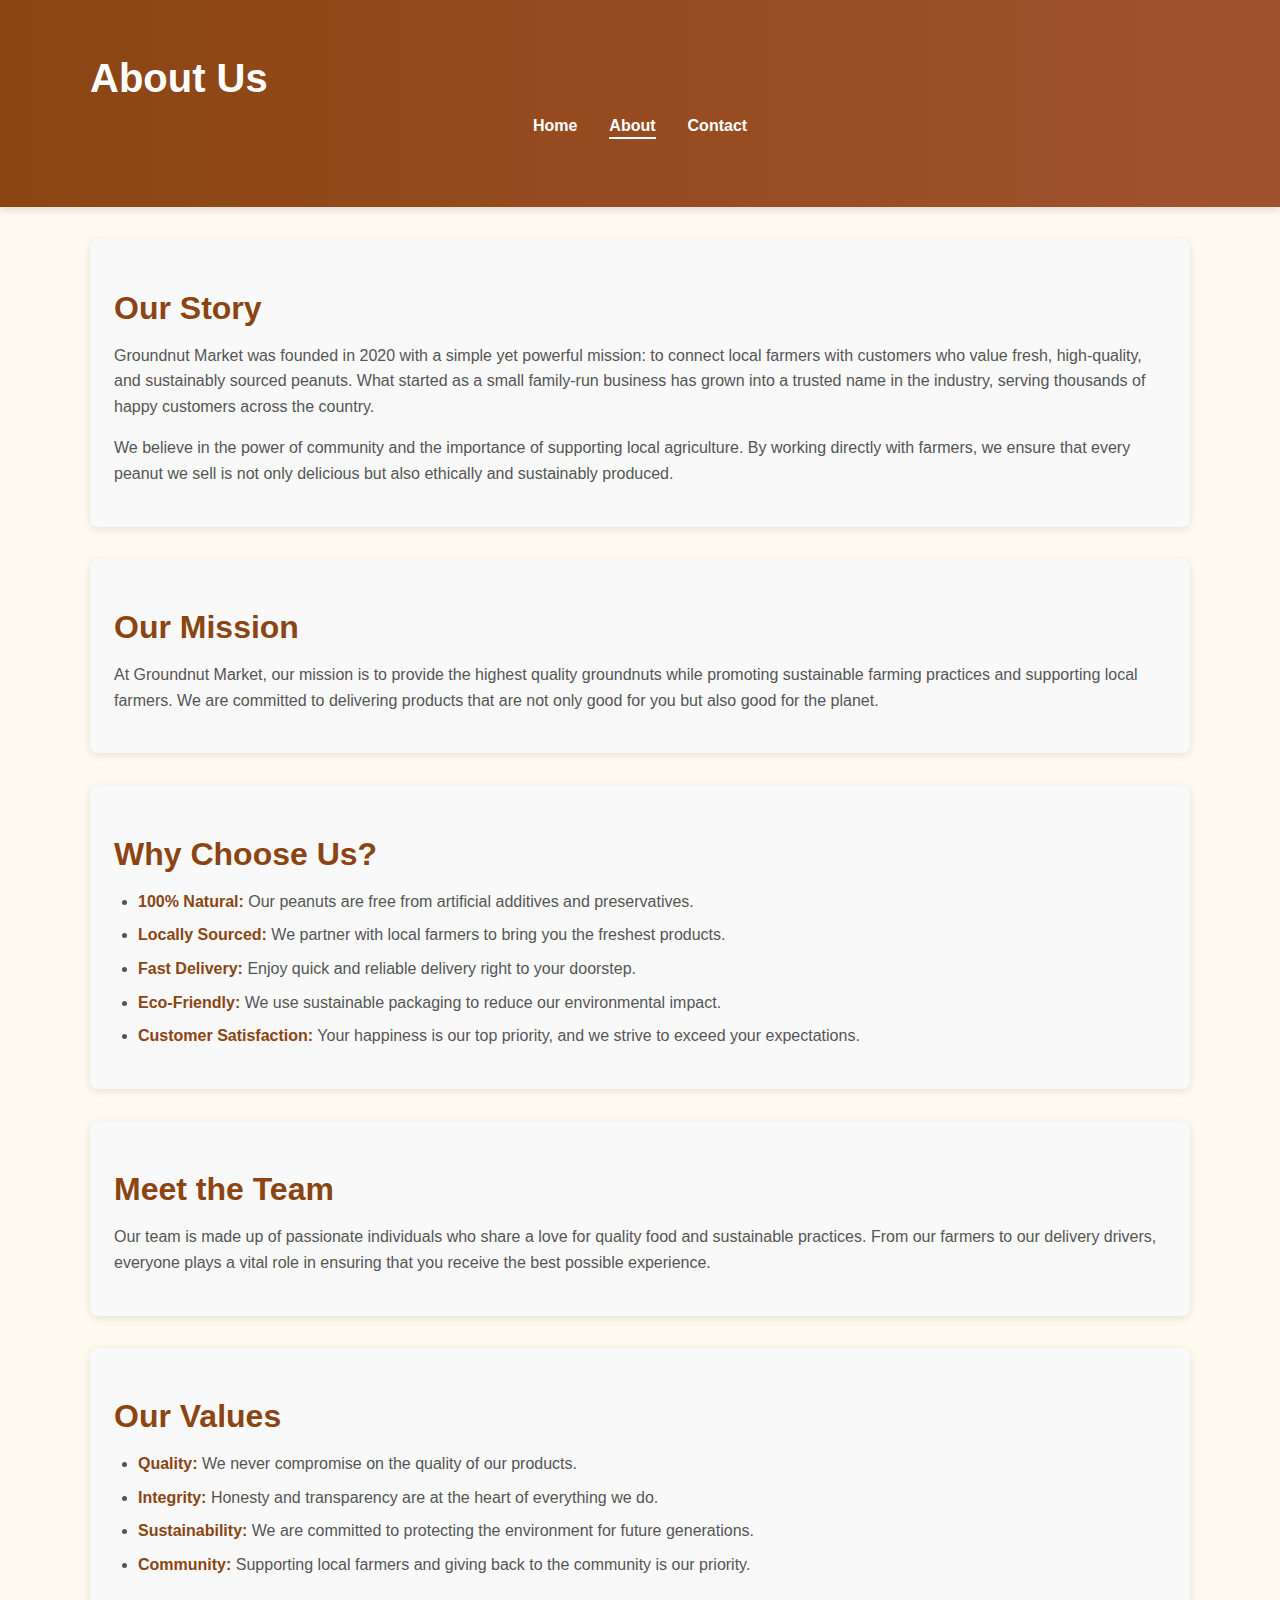
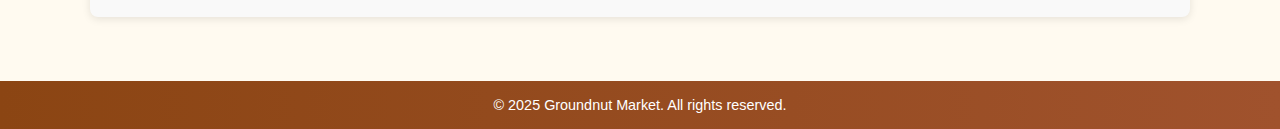
<file: about.html>
<!DOCTYPE html>
<html lang="en">
<head>
  <meta charset="UTF-8"/>
  <meta name="viewport" content="width=device-width, initial-scale=1.0"/>
  <title>Groundnut Market – About</title>
  <link rel="stylesheet" href="css/style.css"/>
</head>
<body>
  <header>
    <div class="container">
      <h1>About Us</h1>
      <nav>
        <ul>
          <li><a href="index.html">Home</a></li>
          <li><a href="about.html" class="active">About</a></li>
          <li><a href="contact.html">Contact</a></li>
        </ul>
      </nav>
    </div>
  </header>

  <main class="container">
    <article>
      <h2>Our Story</h2>
      <p>Groundnut Market was founded in 2020 with a simple yet powerful mission: to connect local farmers with customers who value fresh, high-quality, and sustainably sourced peanuts. What started as a small family-run business has grown into a trusted name in the industry, serving thousands of happy customers across the country.</p>
      <p>We believe in the power of community and the importance of supporting local agriculture. By working directly with farmers, we ensure that every peanut we sell is not only delicious but also ethically and sustainably produced.</p>
    </article>

    <article>
      <h2>Our Mission</h2>
      <p>At Groundnut Market, our mission is to provide the highest quality groundnuts while promoting sustainable farming practices and supporting local farmers. We are committed to delivering products that are not only good for you but also good for the planet.</p>
    </article>

    <article>
      <h2>Why Choose Us?</h2>
      <ul>
        <li><strong>100% Natural:</strong> Our peanuts are free from artificial additives and preservatives.</li>
        <li><strong>Locally Sourced:</strong> We partner with local farmers to bring you the freshest products.</li>
        <li><strong>Fast Delivery:</strong> Enjoy quick and reliable delivery right to your doorstep.</li>
        <li><strong>Eco-Friendly:</strong> We use sustainable packaging to reduce our environmental impact.</li>
        <li><strong>Customer Satisfaction:</strong> Your happiness is our top priority, and we strive to exceed your expectations.</li>
      </ul>
    </article>

    <article>
      <h2>Meet the Team</h2>
      <p>Our team is made up of passionate individuals who share a love for quality food and sustainable practices. From our farmers to our delivery drivers, everyone plays a vital role in ensuring that you receive the best possible experience.</p>
    </article>

    <article>
      <h2>Our Values</h2>
      <ul>
        <li><strong>Quality:</strong> We never compromise on the quality of our products.</li>
        <li><strong>Integrity:</strong> Honesty and transparency are at the heart of everything we do.</li>
        <li><strong>Sustainability:</strong> We are committed to protecting the environment for future generations.</li>
        <li><strong>Community:</strong> Supporting local farmers and giving back to the community is our priority.</li>
      </ul>
    </article>
  </main>

  <footer>
    <p>&copy; 2025 Groundnut Market. All rights reserved.</p>
  </footer>
</body>
</html>
</file>
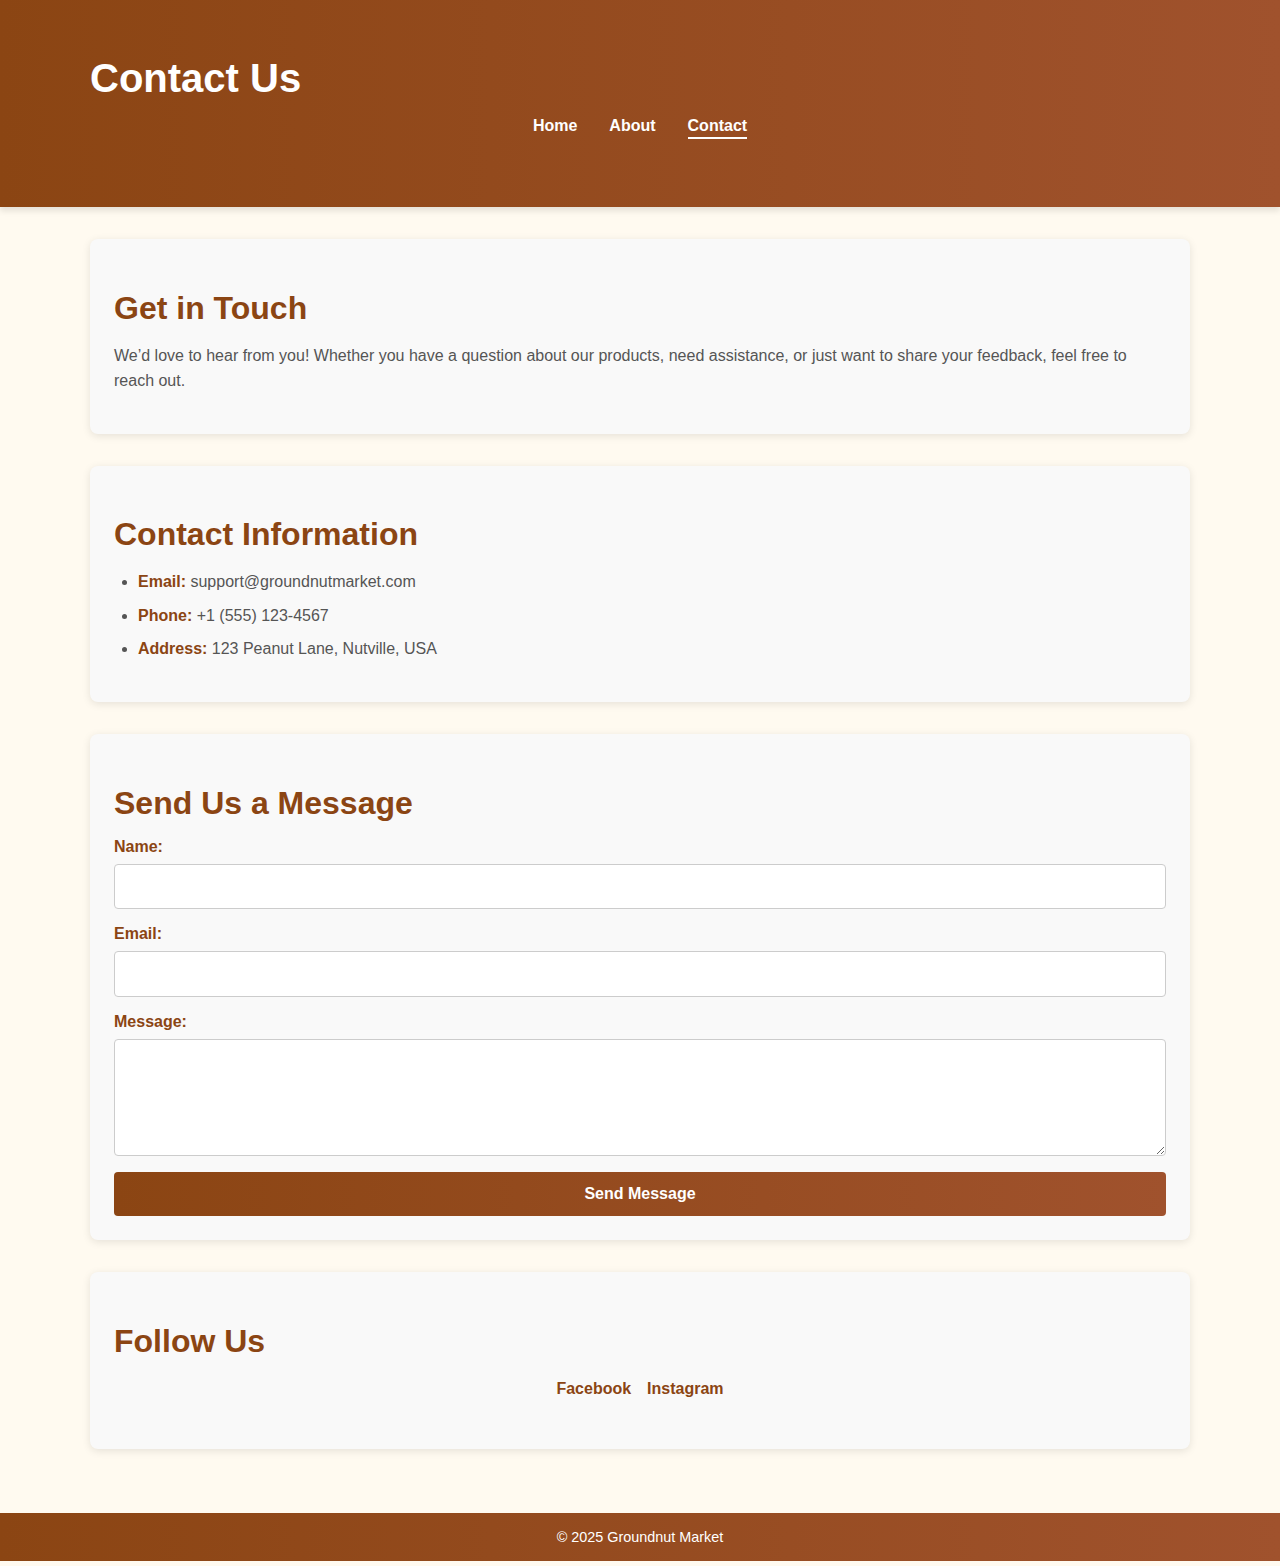
<file: contact.html>
<!DOCTYPE html>
<html lang="en">
<head>
  <meta charset="UTF-8"/>
  <meta name="viewport" content="width=device-width, initial-scale=1.0"/>
  <title>Groundnut Market – Contact</title>
  <link rel="stylesheet" href="css/style.css"/>
</head>
<body>
  <header>
    <div class="container">
      <h1>Contact Us</h1>
      <nav>
        <ul>
          <li><a href="index.html">Home</a></li>
          <li><a href="about.html">About</a></li>
          <li><a href="contact.html" class="active">Contact</a></li>
        </ul>
      </nav>
    </div>
  </header>

  <main class="container">
    <section>
      <h2>Get in Touch</h2>
      <p>We’d love to hear from you! Whether you have a question about our products, need assistance, or just want to share your feedback, feel free to reach out.</p>
    </section>

    <section>
      <h2>Contact Information</h2>
      <ul>
        <li><strong>Email:</strong> support@groundnutmarket.com</li>
        <li><strong>Phone:</strong> +1 (555) 123-4567</li>
        <li><strong>Address:</strong> 123 Peanut Lane, Nutville, USA</li>
      </ul>
    </section>

    <section>
      <h2>Send Us a Message</h2>
      <form action="submit-form.php" method="POST">
        <div class="form-group">
          <label for="name">Name:</label>
          <input type="text" id="name" name="name" required/>
        </div>
        <div class="form-group">
          <label for="email">Email:</label>
          <input type="email" id="email" name="email" required/>
        </div>
        <div class="form-group">
          <label for="message">Message:</label>
          <textarea id="message" name="message" rows="5" required></textarea>
        </div>
        <button type="submit">Send Message</button>
      </form>
    </section>

    <section>
      <h2>Follow Us</h2>
      <ul class="social-links">
        <li><a href="https://facebook.com/groundnutmarket" target="_blank">Facebook</a></li>
        <li><a href="https://instagram.com/groundnutmarket" target="_blank">Instagram</a></li>
      </ul>
    </section>
  </main>

  <footer>
    <p>&copy; 2025 Groundnut Market</p>
  </footer>
</body>
</html>
</file>
<file: css/style.css>
body {
  font-family: 'Montserrat', sans-serif;
  margin: 0;
  background: #fffaf0;
  color: #333;
}
header {
  background: linear-gradient(to right, #8B4513, #A0522D);
  color: white;
  padding: 1.5rem 0;
  box-shadow: 0 4px 6px rgba(0,0,0,0.1);
}
header h1 {
  margin: 0;
  font-size: 2.5rem;
}
nav ul {
  list-style: none;
  display: flex;
  gap: 2rem;
  justify-content: center;
  margin-top: 1rem;
  padding: 0;
}
nav a {
  color: white;
  font-weight: 600;
  text-decoration: none;
  padding-bottom: 0.2rem;
}
nav a.active, nav a:hover {
  border-bottom: 2px solid white;
}
.container {
  width: 90%;
  max-width: 1100px;
  margin: 0 auto;
  padding: 2rem 0;
}
.hero {
  text-align: center;
  background: url('images/slider1.jpg') center/cover no-repeat;
  padding: 6rem 2rem;
  color: white;
  border-radius: 12px;
  box-shadow: inset 0 0 0 2000px rgba(0,0,0,0.4);
}
.hero h2 {
  font-size: 2.5rem;
  margin-bottom: 1rem;
}
.hero p {
  font-size: 1.2rem;
}
.slider {
  position: relative;
  margin-top: 3rem;
  overflow: hidden;
  border-radius: 12px;
  box-shadow: 0 4px 10px rgba(0,0,0,0.15);
}
.slides {
  display: flex;
  transition: transform 0.5s ease-in-out;
}
.slides img {
  width: 100%;
  object-fit: cover;
  display: block;
  border-radius: 12px;
}
#prev, #next {
  position: absolute;
  top: 50%;
  transform: translateY(-50%);
  background: rgba(255, 255, 255, 0.7);
  border: none;
  font-size: 2rem;
  padding: 0.5rem 1rem;
  cursor: pointer;
  border-radius: 50%;
  box-shadow: 0 2px 6px rgba(0,0,0,0.2);
}
#prev { left: 10px; }
#next { right: 10px; }
footer {
  background: #eee;
  text-align: center;
  padding: 1rem 0;
  font-size: 0.9rem;
}
@media (max-width: 768px) {
  .hero h2 { font-size: 2rem; }
  nav ul { flex-direction: column; gap: 1rem; }
}

/* Responsive */
@media(max-width:600px){
  nav ul { flex-direction:column; align-items:center; }
  .about {
    display: flex;
    flex-direction: column;
    align-items: center;
    text-align: center;
  }
  .about img {
    width: 80%;
    max-width: 400px;
    border-radius: 12px;
    margin-bottom: 1rem;
  }
  .about h2 {
    font-size: 2rem;
    margin-bottom: 1rem;
  }
  .about p {
    font-size: 1.1rem;
    line-height: 1.6;
    color: #555;
  }
}
/* About Page Styling */
main article {
  margin-bottom: 2rem;
  padding: 1.5rem;
  background: #f9f9f9;
  border-radius: 8px;
  box-shadow: 0 2px 8px rgba(0, 0, 0, 0.1);
}
main article h2 {
  font-size: 2rem;
  color: #8B4513;
  margin-bottom: 1rem;
}
main article p, main article ul {
  font-size: 1rem;
  line-height: 1.6;
  color: #555;
}
main article ul {
  padding-left: 1.5rem;
  list-style: disc;
}
main article ul li {
  margin-bottom: 0.5rem;
}
main article ul li strong {
  color: #8B4513;
}
main {
  margin-top: 2rem;
}
footer {
  background: linear-gradient(to right, #8B4513, #A0522D);
  color: white;
  padding: 1rem 0;
  font-size: 0.9rem;
}
footer p {
  margin: 0;
}
/* Contact Page Styling */
section {
  margin-bottom: 2rem;
  padding: 1.5rem;
  background: #f9f9f9;
  border-radius: 8px;
  box-shadow: 0 2px 8px rgba(0, 0, 0, 0.1);
}
section h2 {
  font-size: 2rem;
  color: #8B4513;
  margin-bottom: 1rem;
}
section p, section ul {
  font-size: 1rem;
  line-height: 1.6;
  color: #555;
}
section ul {
  padding-left: 1.5rem; 
  list-style: disc;
}
section ul li {
  margin-bottom: 0.5rem;
}
section ul li strong {
  color: #8B4513;
}
form {
  display: flex;
  flex-direction: column;
  gap: 1rem;
}
.form-group {
  display: flex;
  flex-direction: column;
}
label {
  font-weight: bold;
  margin-bottom: 0.5rem;
  color: #8B4513;
}
input, textarea {
  padding: 0.8rem;
  border: 1px solid #ccc;
  border-radius: 4px;
  font-size: 1rem;
}
input:focus, textarea:focus {
  outline: none;
  border-color: #8B4513;
  box-shadow: 0 0 5px rgba(139, 69, 19, 0.5);
}
button {
  background: linear-gradient(to right, #8B4513, #A0522D);
  color: white;
  padding: 0.8rem 1.5rem;
  border: none;
  border-radius: 4px;
  font-size: 1rem;
  cursor: pointer;
  font-weight: bold;
  transition: background 0.3s ease;
}
button:hover {
  background: linear-gradient(to right, #A0522D, #8B4513);
}
.social-links {
  display: flex;
  gap: 1rem;
  justify-content: center;
  padding: 0;
  list-style: none;
}
.social-links a {
  color: #8B4513;
  font-weight: bold;
  text-decoration: none;
  transition: color 0.3s ease;
}
.social-links a:hover {
  color: #A0522D;
}
</file>
